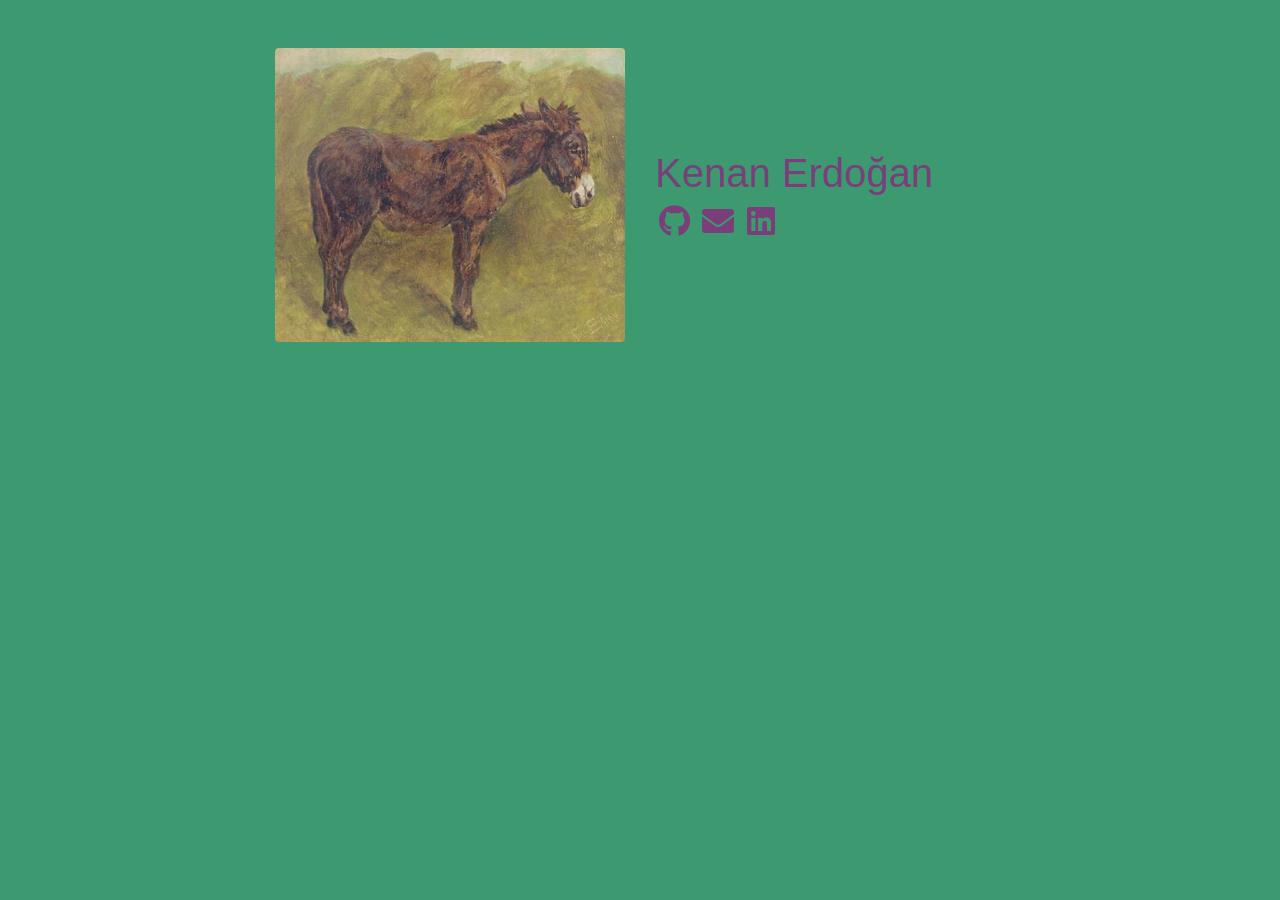
<file: index.html>
<!DOCTYPE html>
<html lang="en">
<head>
    <meta charset="UTF-8"/>
    <meta name="viewport" content="width=device-width, initial-scale=1">
    <meta name="robots" content="index, nofollow">
    <title>Kenan Erdoğan</title>
    <meta property="og:title" content="Kenan Erdoğan">
    <meta property="og:url" content="https://www.bitnik.xyz">
    <meta name="twitter:card" content="summary">
    <link rel="icon" href="favicon.ico" type="image/x-icon"/>
    <link rel="stylesheet" href="https://stackpath.bootstrapcdn.com/bootstrap/4.1.3/css/bootstrap.min.css">
    <!--link rel="stylesheet" href="https://maxcdn.bootstrapcdn.com/font-awesome/4.7.0/css/font-awesome.min.css"-->
    <link rel="stylesheet" href="https://use.fontawesome.com/releases/v5.10.0/css/all.css">
    <link rel="stylesheet" href="styles.css">
</head>
<body class="bg-color-green">
    <div class="container mt-5">
        <div class="row justify-content-center align-items-center">
            <div class="offset-xl-2 col-xl-4 offset-lg-2 col-lg-4 col-md-12 col-sm-12 col-12 mb-4">
                <img class="rounded float-left img-fluid donkey" src="john-emms-a-donkey.jpg" alt="a donkey by john emms" title="A donkey by John Emms">
            </div>
            <div class="col-xl-6 col-lg-6 col-md-12 col-sm- col-12 mb-4">
                <h1 class="color-purple">Kenan Erdoğan</h1>
                <span class="mb-1 mx-1"><a class="link-purple" href="https://github.com/bitnik"><i class="fab fa-github fa-2x"></i></a></span>
                <span class="mb-1 mx-1"><a class="link-purple" href="mailto:kenanerdogan@gmail.com"><i class="fas fa-envelope fa-2x"></i></a></span>
                <span class="mb-1 mx-1"><a class="link-purple" href="https://www.linkedin.com/in/kenanerdogan"><i class="fab fa-linkedin fa-2x"></i></a></span>
            </div>
        </div>
    </div>
</body>
</html>
</file>
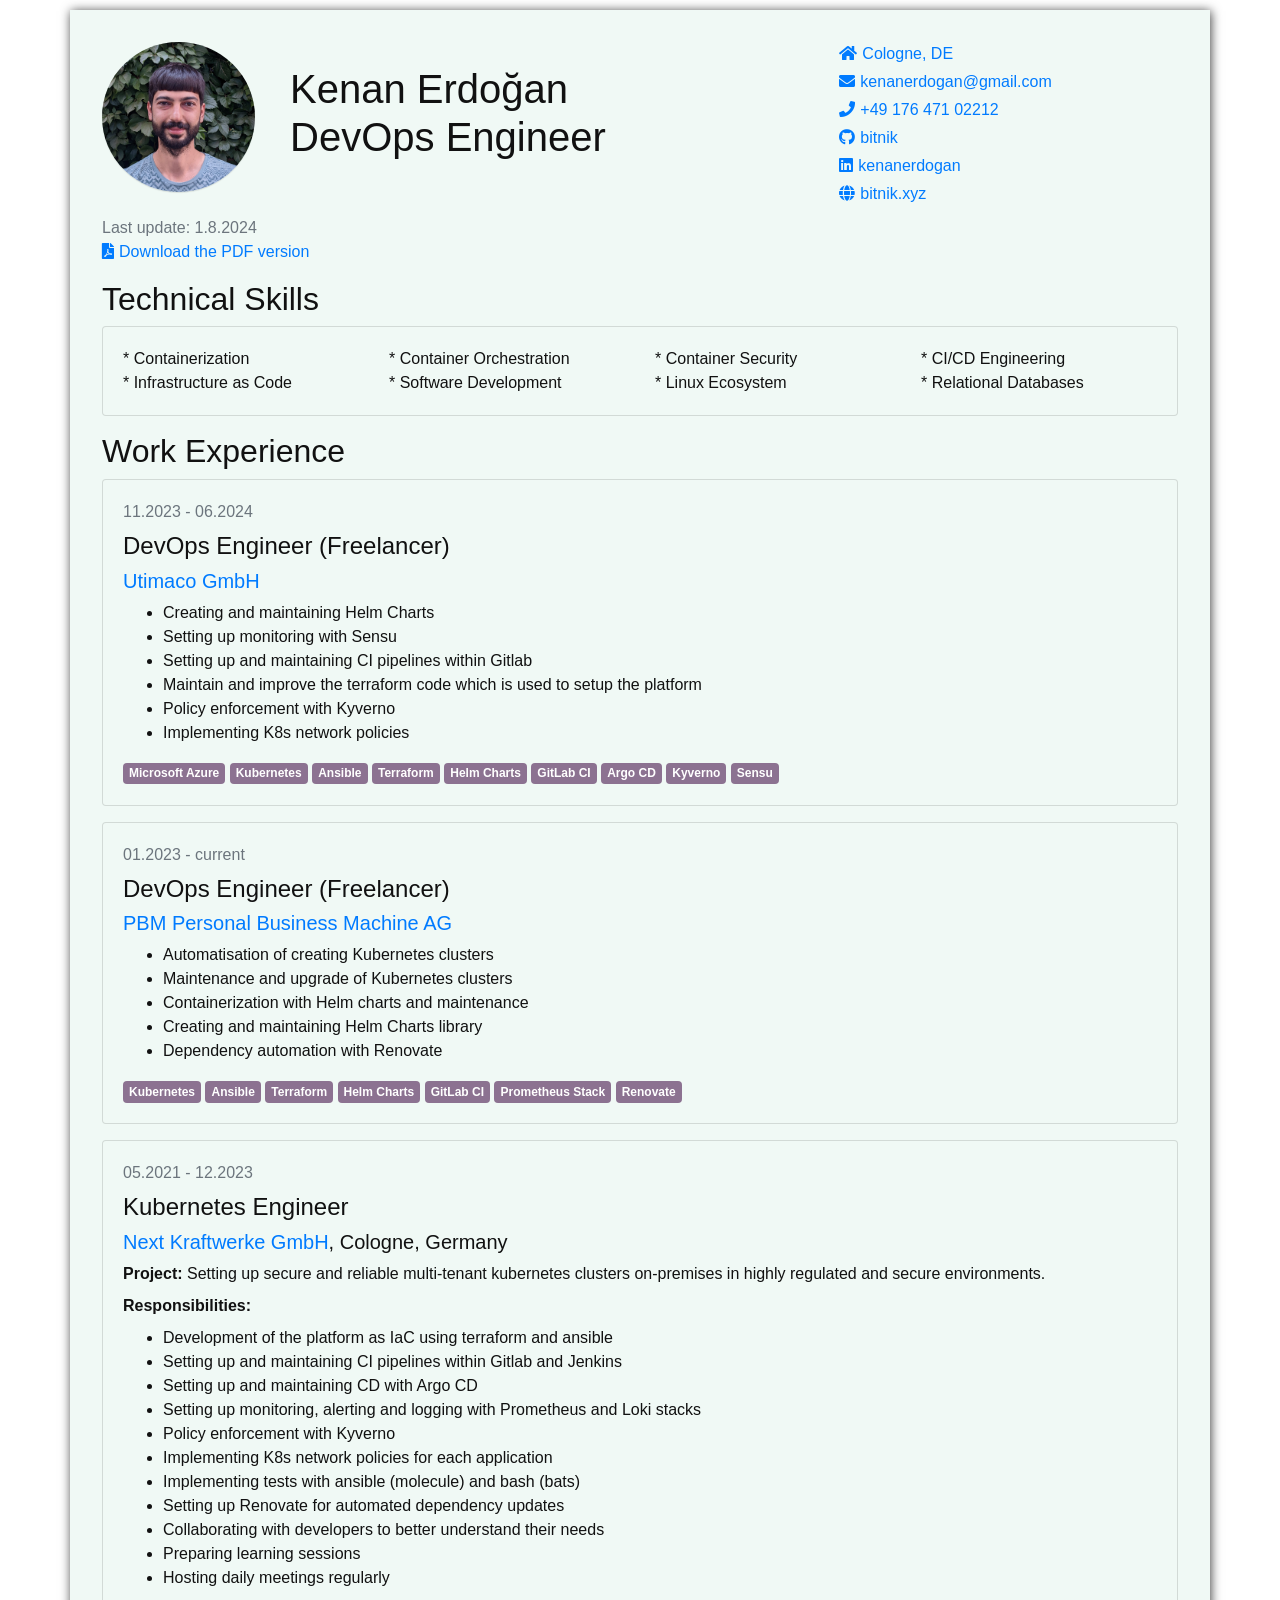
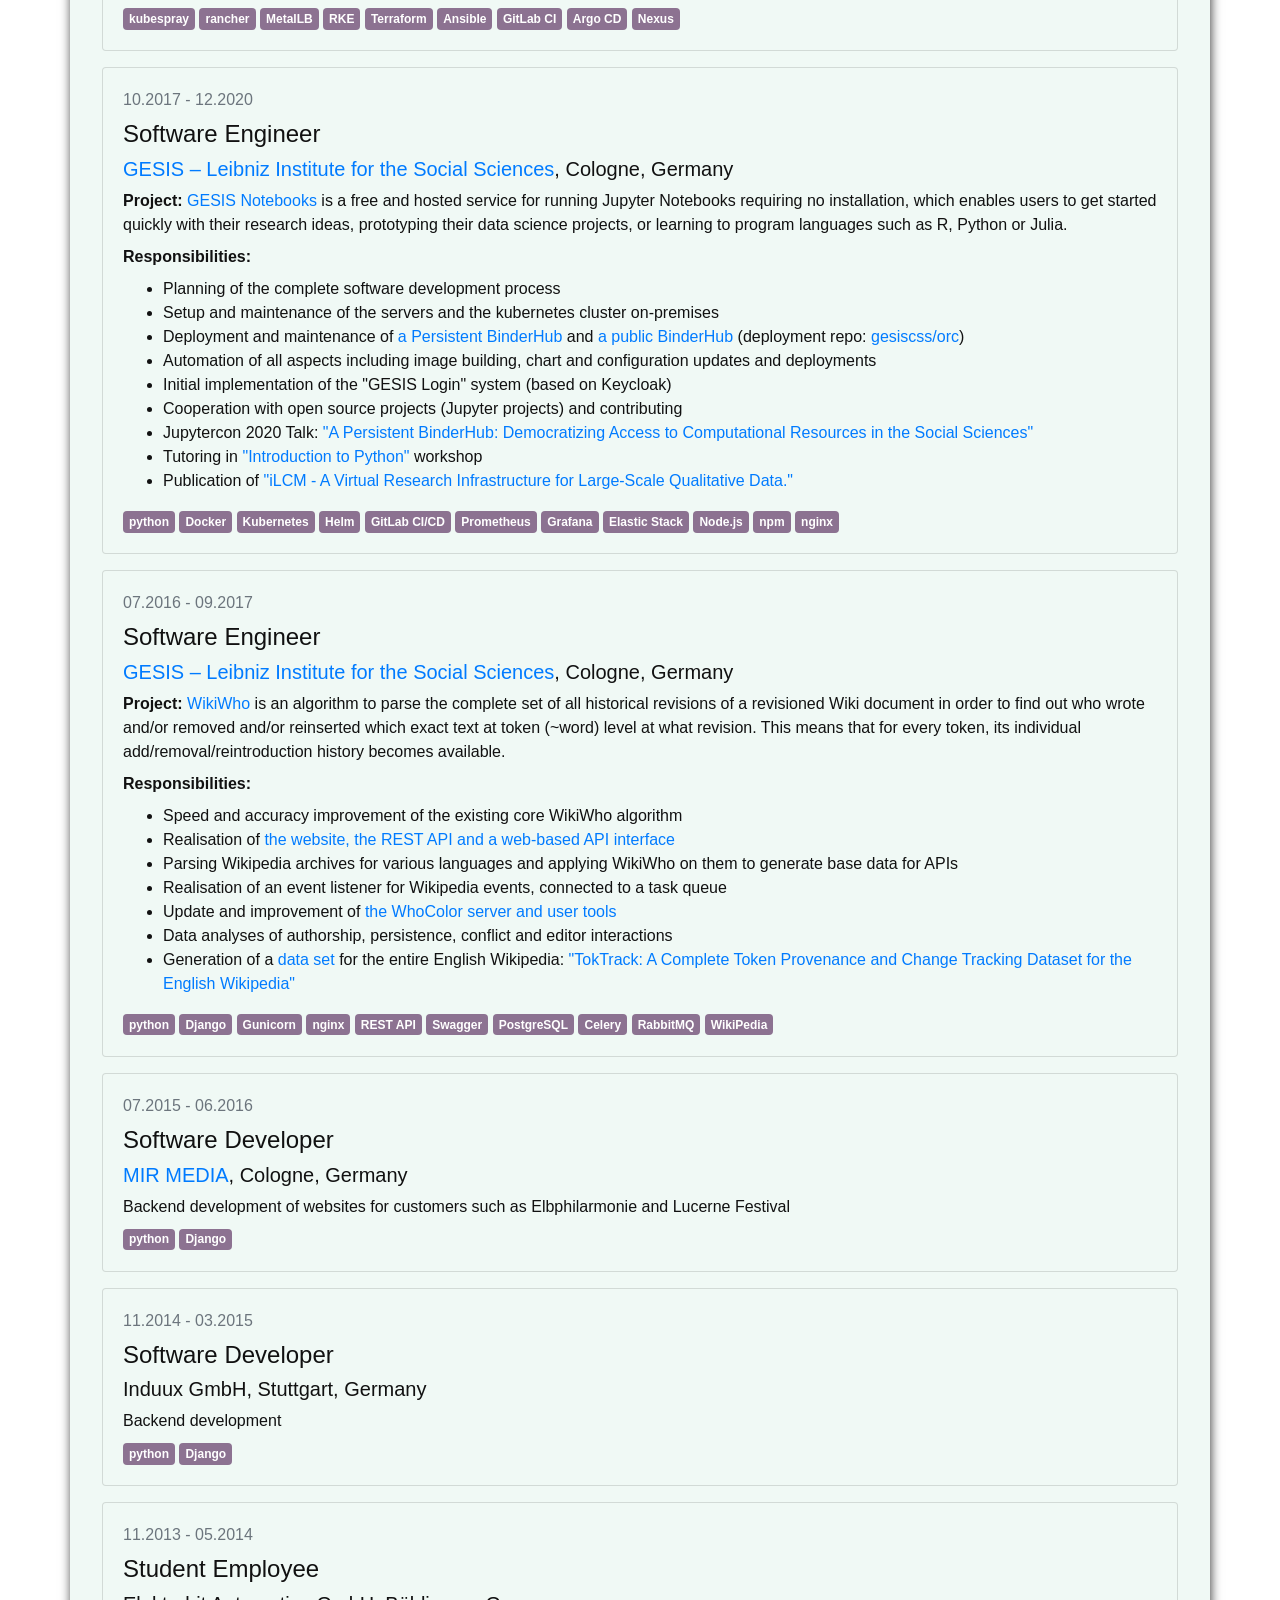
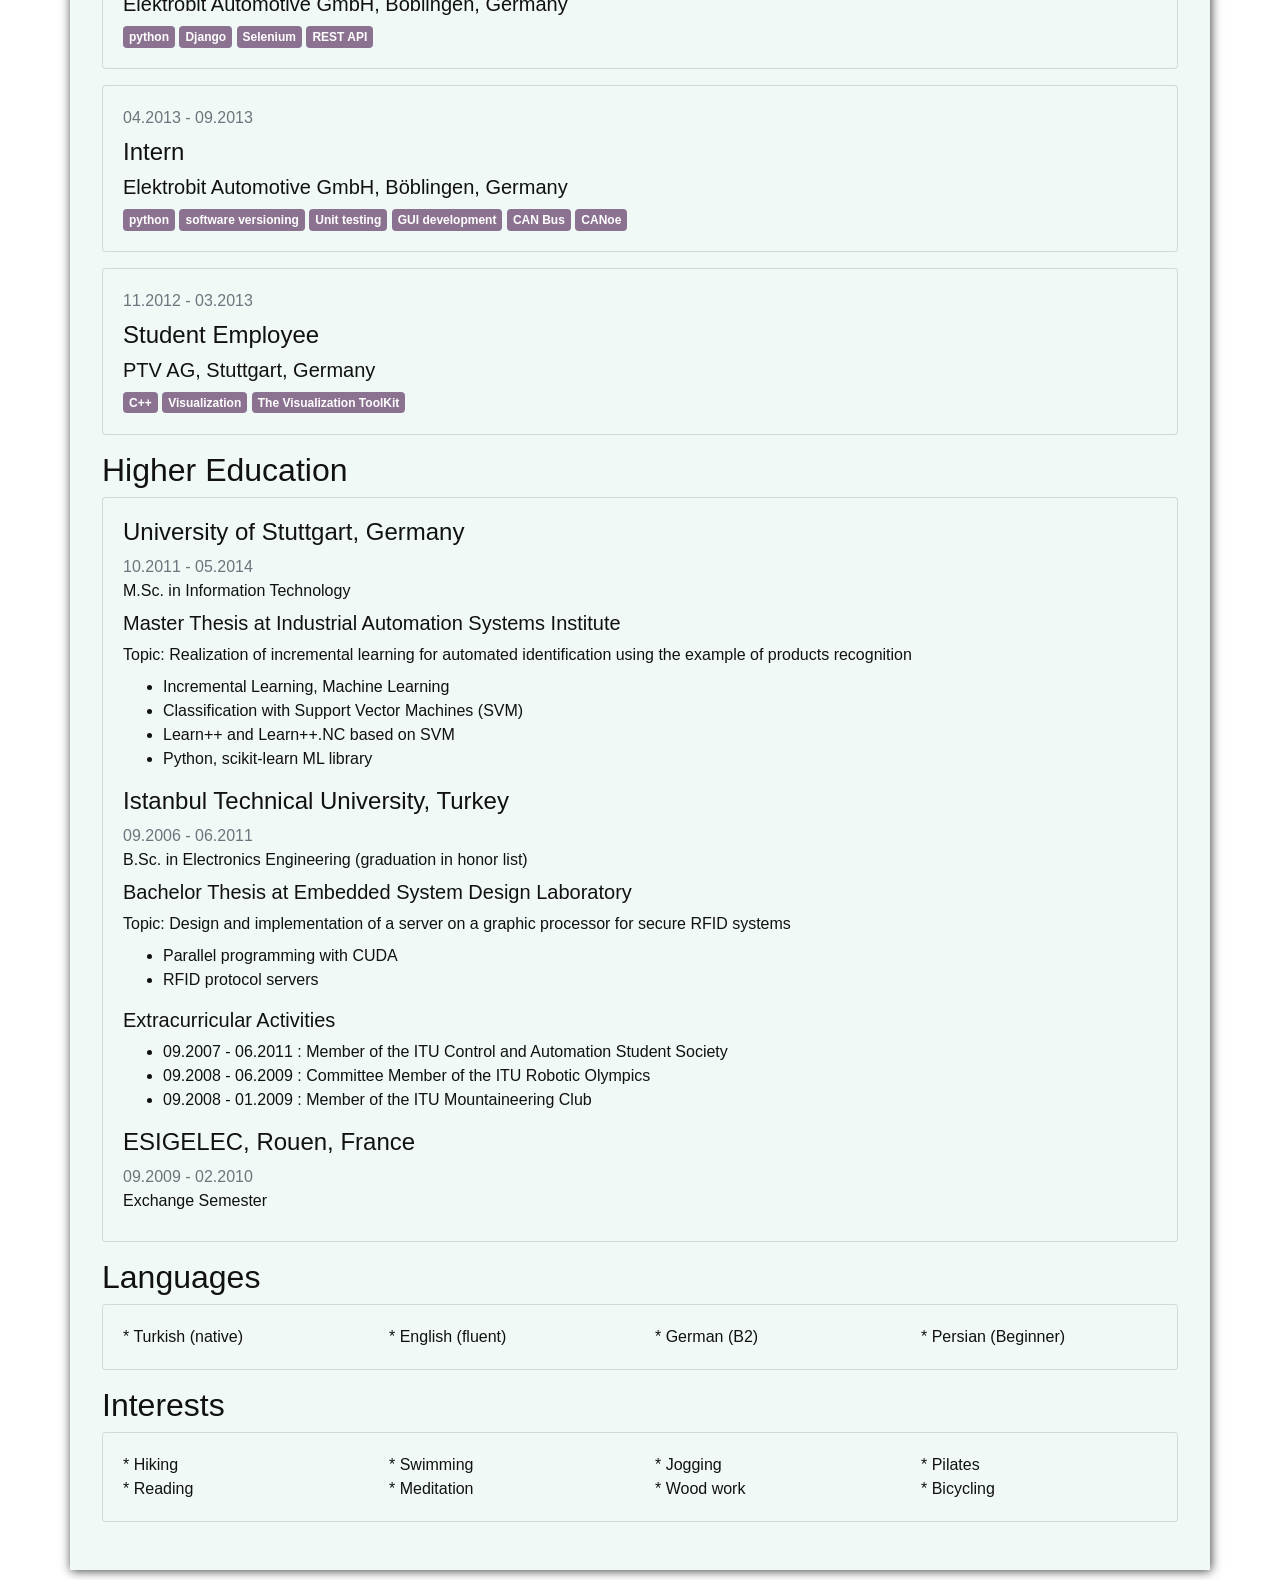
<file: cv.html>
<!doctype html>
<html lang="en">
<head>
    <meta charset="UTF-8"/>
    <meta name="viewport" content="width=device-width, initial-scale=1">
    <meta name="robots" content="noindex, nofollow">
    <title>Kenan Erdoğan</title>
    <meta property="og:title" content="Kenan Erdoğan">
    <meta property="og:description" content="DevOps Engineer">
    <meta property="og:url" content="https://www.bitnik.xyz/cv.html">
    <meta name="twitter:card" content="summary">
    <link rel="icon" href="favicon.ico" type="image/x-icon"/>
    <link rel="stylesheet" href="https://stackpath.bootstrapcdn.com/bootstrap/4.1.3/css/bootstrap.min.css">
    <!--link rel="stylesheet" href="https://maxcdn.bootstrapcdn.com/font-awesome/4.7.0/css/font-awesome.min.css"-->
    <link rel="stylesheet" href="https://use.fontawesome.com/releases/v5.10.0/css/all.css">
    <link rel="stylesheet" href="styles.css">
</head>
<body>
<div class="container page bg-color-soft-green">
    <div class="row">
        <div class="col-md-8 col-print-8 pr-0">
            <div class="row align-items-center">
                    <div class="col-print-3 col-lg-3 col-md-4 pr-0"><img class="photo img-fluid" src="KenanErdogan.jpg"></div>
                    <div class="col-print-9 col-lg-9 col-md-8"><h1>Kenan Erdoğan<br/>DevOps Engineer</h1></div>
            </div>
            <br>
            <p class="cv-info">
                <time datetime="" class="text-muted">Last update: 1.8.2024</time>
                <br>
                <span class="screen"><a class="link-soft-purple" href="kenan-erdogan-devops-engineer.pdf"><i class="fas fa-file-pdf fa-custom" aria-hidden="true"></i>Download the PDF version</a></span>
                <span class="print">The online version is available at <a href="https://bitnik.xyz/cv.html" class="text-nowrap">https://bitnik.xyz/cv.html</a></span>
            </p>
        </div>
        <div class="col-md-4 col-print-4 pr-0">
            <dl class="row">
                <!--dt class="col-print-3 col-md-3 col-sm-2">Residence</dt-->
                <dd class="col-print-12 col-md-12 mb-1"><a class="link-soft-purple" href="https://goo.gl/maps/eUu9rBUPwRS9A9Wb6"><i class="fas fa-home fa-custom"></i>Cologne, DE</a></dd>
                <!--dt class="col-print-3 col-md-3 col-sm-2">Email</dt-->
                <dd class="col-print-12 col-md-12 mb-1"><a class="link-soft-purple" href="mailto:kenanerdogan@gmail.com"><i class="fas fa-envelope fa-custom"></i>kenanerdogan@gmail.com</a></dd>
                <!--dt class="col-print-3 col-md-3 col-sm-2">Phone</dt-->
                <dd class="col-print-12 col-md-12 mb-1"><a class="link-soft-purple"  href="tel:+4917647102212"><i class="fas fa-phone fa-custom"></i>+49 176 471 02212</a></dd>
                <!--dt class="col-print-3 col-md-3 col-sm-2">GitHub</dt-->
                <dd class="col-print-12 col-md-12 mb-1"><a class="link-soft-purple" href="https://github.com/bitnik"><i class="fab fa-github fa-custom"></i>bitnik</a></dd>
                <!--dt class="col-print-3 col-md-3 col-sm-2">LinkedIn</dt-->
                <dd class="col-print-12 col-md-12 mb-1"><a class="link-soft-purple" href="https://www.linkedin.com/in/kenanerdogan"><i class="fab fa-linkedin fa-custom"></i>kenanerdogan</a></dd>
                <!--dt class="col-print-3 col-md-3 col-sm-2">Homepage</dt-->
                <dd class="col-print-12 col-md-12 mb-1"><a class="link-soft-purple" href="https://www.bitnik.xyz">
                  <span class="print"><i class="fas fa-globe fa-custom"></i>https://bitnik.xyz</span>
                  <span class="screen"><i class="fas fa-globe fa-custom"></i>bitnik.xyz</span>
                </a></dd>
            </dl>
        </div>
    </div>

    <h2>Technical Skills</h2>
    <div class="card">
        <div class="card-body">
            <div class="row">
                <div class="col-print-3 col-md-3 col-sm-6 col-12">
                    * Containerization
                </div>
                <div class="col-print-3 col-md-3 col-sm-6 col-12">
                    * Container Orchestration
                </div>
                <div class="col-print-3 col-md-3 col-sm-6 col-12">
                    * Container Security
                </div>
                <div class="col-print-3 col-md-3 col-sm-6 col-12">
                    * CI/CD Engineering
                </div>
                <div class="col-print-3 col-md-3 col-sm-6 col-12">
                    * Infrastructure as Code
                </div>
                <div class="col-print-3 col-md-3 col-sm-6 col-12">
                    * Software Development
                </div>
                <div class="col-print-3 col-md-3 col-sm-6 col-12">
                    * Linux Ecosystem
                </div>
                <div class="col-print-3 col-md-3 col-sm-6 col-12">
                    * Relational Databases
                </div>
            </div>
        </div>
    </div>

    <h2>Work Experience</h2>
    <div class="card">
        <div class="card-body">
            <p class="text-muted">11.2023 - 06.2024</p>
            <h4>DevOps Engineer (Freelancer)</h4>
            <h5><a href="https://utimaco.com/de">Utimaco GmbH</a></h4>
            <ul><li>Creating and maintaining Helm Charts</li><li>Setting up monitoring with Sensu</li><li>Setting up and maintaining CI pipelines within Gitlab</li><li>Maintain and improve the terraform code which is used to setup the platform</li><li>Policy enforcement with Kyverno</li><li>Implementing K8s network policies</li></ul>
            <div>
                <span class="badge">Microsoft Azure</span>
                <span class="badge">Kubernetes</span>
                <span class="badge">Ansible</span>
                <span class="badge">Terraform</span>
                <span class="badge">Helm Charts</span>
                <span class="badge">GitLab CI</span>
                <span class="badge">Argo CD</span>
                <span class="badge">Kyverno</span>
                <span class="badge">Sensu</span>
            </div>
        </div>
    </div>
    <div class="card">
        <div class="card-body">
            <p class="text-muted">01.2023 - current</p>
            <h4>DevOps Engineer (Freelancer)</h4>
            <h5><a href="https://personal-business-machine.com/">PBM Personal Business Machine AG</a></h4>
            <ul><li>Automatisation of creating Kubernetes clusters</li><li>Maintenance and upgrade of Kubernetes clusters</li><li>Containerization with Helm charts and maintenance</li><li>Creating and maintaining Helm Charts library</li><li>Dependency automation with Renovate</li></ul>
            <div>
                <span class="badge">Kubernetes</span>
                <span class="badge">Ansible</span>
                <span class="badge">Terraform</span>
                <span class="badge">Helm Charts</span>
                <span class="badge">GitLab CI</span>
                <span class="badge">Prometheus Stack</span>
                <span class="badge">Renovate</span>
            </div>
        </div>
    </div>
    <div class="card">
        <div class="card-body">
            <p class="text-muted">05.2021 - 12.2023</p>
            <h4>Kubernetes Engineer</h4>
            <h5><a href="https://www.next-kraftwerke.de/">Next Kraftwerke GmbH</a>, Cologne, Germany</h4>
            <p><strong>Project:</strong> Setting up secure and reliable multi-tenant kubernetes clusters on-premises in highly regulated and secure environments.</p>

<p><strong>Responsibilities:</strong></p>

<ul><li>Development of the platform as IaC using terraform and ansible</li><li>Setting up and maintaining CI pipelines within Gitlab and Jenkins</li><li>Setting up and maintaining CD with Argo CD</li><li>Setting up monitoring, alerting and logging with Prometheus and Loki stacks</li><li>Policy enforcement with Kyverno</li><li>Implementing K8s network policies for each application</li><li>Implementing tests with ansible (molecule) and bash (bats)</li><li>Setting up Renovate for automated dependency updates</li><li>Collaborating with developers to better understand their needs</li><li>Preparing learning sessions</li><li>Hosting daily meetings regularly</li></ul>
            <div>
                <span class="badge">kubespray</span>
                <span class="badge">rancher</span>
                <span class="badge">MetalLB</span>
                <span class="badge">RKE</span>
                <span class="badge">Terraform</span>
                <span class="badge">Ansible</span>
                <span class="badge">GitLab CI</span>
                <span class="badge">Argo CD</span>
                <span class="badge">Nexus</span>
            </div>
        </div>
    </div>
    <div class="card">
        <div class="card-body">
            <p class="text-muted">10.2017 - 12.2020</p>
            <h4>Software Engineer</h4>
            <h5><a href="https://www.gesis.org/en/home">GESIS – Leibniz Institute for the Social Sciences</a>, Cologne, Germany</h4>
            <p><strong>Project:</strong> <a href="https://notebooks.gesis.org/about/">GESIS Notebooks</a> is a free and hosted service for running Jupyter Notebooks requiring no installation,
which enables users to get started quickly with their research ideas, prototyping their data science projects,
or learning to program languages such as R, Python or Julia.</p>

<p><strong>Responsibilities:</strong></p>

<ul><li>Planning of the complete software development process</li><li>Setup and maintenance of the servers and the kubernetes cluster on-premises</li><li>Deployment and maintenance of <a href="https://github.com/gesiscss/persistent_binderhub">a Persistent BinderHub</a> and <a href="https://github.com/jupyterhub/binderhub">a public BinderHub</a>
(deployment repo: <a href="https://github.com/gesiscss/orc">gesiscss/orc</a>)</li><li>Automation of all aspects including image building, chart and configuration updates and deployments</li><li>Initial implementation of the &quot;GESIS Login&quot; system (based on Keycloak)</li><li>Cooperation with open source projects (Jupyter projects) and contributing</li><li>Jupytercon 2020 Talk: <a href="https://www.youtube.com/watch?v=dwidVhPtQT4">&quot;A Persistent BinderHub: Democratizing Access to Computational Resources in the Social Sciences&quot;</a></li><li>Tutoring in <a href="https://hf-graduiertenschule.uni-koeln.de/index.php?id=32102&amp;L=1">&quot;Introduction to Python&quot;</a> workshop</li><li>Publication of <a href="https://arxiv.org/abs/1805.11404">&quot;iLCM - A Virtual Research Infrastructure for Large-Scale Qualitative Data.&quot;</a></li></ul>
            <div>
                <span class="badge">python</span>
                <span class="badge">Docker</span>
                <span class="badge">Kubernetes</span>
                <span class="badge">Helm</span>
                <span class="badge">GitLab CI/CD</span>
                <span class="badge">Prometheus</span>
                <span class="badge">Grafana</span>
                <span class="badge">Elastic Stack</span>
                <span class="badge">Node.js</span>
                <span class="badge">npm</span>
                <span class="badge">nginx</span>
            </div>
        </div>
    </div>
    <div class="card">
        <div class="card-body">
            <p class="text-muted">07.2016 - 09.2017</p>
            <h4>Software Engineer</h4>
            <h5><a href="https://www.gesis.org/en/home">GESIS – Leibniz Institute for the Social Sciences</a>, Cologne, Germany</h4>
            <p><strong>Project:</strong> <a href="https://github.com/wikiwho/WikiWho">WikiWho</a> is an algorithm to parse
the complete set of all historical revisions of a revisioned Wiki document
in order to find out who wrote and/or removed and/or reinserted which exact text at token (~word) level at what revision.
This means that for every token, its individual add/removal/reintroduction history becomes available.</p>

<p><strong>Responsibilities:</strong></p>

<ul><li>Speed and accuracy improvement of the existing core WikiWho algorithm</li><li>Realisation of <a href="https://github.com/gesiscss/wikiwho_api_public">the website, the REST API and a web-based API interface</a></li><li>Parsing Wikipedia archives for various languages and applying WikiWho on them to generate base data for APIs</li><li>Realisation of an event listener for Wikipedia events, connected to a task queue</li><li>Update and improvement of <a href="https://github.com/wikiwho/WhoColor">the WhoColor server and user tools</a></li><li>Data analyses of authorship, persistence, conflict and editor interactions</li><li>Generation of a <a href="https://doi.org/10.5281/zenodo.834557">data set</a> for the entire English Wikipedia:
<a href="https://arxiv.org/abs/1703.08244">&quot;TokTrack: A Complete Token Provenance and Change Tracking Dataset for the English Wikipedia&quot;</a></li></ul>
            <div>
                <span class="badge">python</span>
                <span class="badge">Django</span>
                <span class="badge">Gunicorn</span>
                <span class="badge">nginx</span>
                <span class="badge">REST API</span>
                <span class="badge">Swagger</span>
                <span class="badge">PostgreSQL</span>
                <span class="badge">Celery</span>
                <span class="badge">RabbitMQ</span>
                <span class="badge">WikiPedia</span>
            </div>
        </div>
    </div>
    <div class="card">
        <div class="card-body">
            <p class="text-muted">07.2015 - 06.2016</p>
            <h4>Software Developer</h4>
            <h5><a href="https://www.mir.de/">MIR MEDIA</a>, Cologne, Germany</h4>
            <p>Backend development of websites for customers such as Elbphilarmonie and Lucerne Festival</p>
            <div>
                <span class="badge">python</span>
                <span class="badge">Django</span>
            </div>
        </div>
    </div>
    <div class="card">
        <div class="card-body">
            <p class="text-muted">11.2014 - 03.2015</p>
            <h4>Software Developer</h4>
            <h5>Induux GmbH, Stuttgart, Germany</h4>
            <p>Backend development</p>
            <div>
                <span class="badge">python</span>
                <span class="badge">Django</span>
            </div>
        </div>
    </div>
    <div class="card">
        <div class="card-body">
            <p class="text-muted">11.2013 - 05.2014</p>
            <h4>Student Employee</h4>
            <h5>Elektrobit Automotive GmbH, Böblingen, Germany</h4>
            <div>
                <span class="badge">python</span>
                <span class="badge">Django</span>
                <span class="badge">Selenium</span>
                <span class="badge">REST API</span>
            </div>
        </div>
    </div>
    <div class="card">
        <div class="card-body">
            <p class="text-muted">04.2013 - 09.2013</p>
            <h4>Intern</h4>
            <h5>Elektrobit Automotive GmbH, Böblingen, Germany</h4>
            <div>
                <span class="badge">python</span>
                <span class="badge">software versioning</span>
                <span class="badge">Unit testing</span>
                <span class="badge">GUI development</span>
                <span class="badge">CAN Bus</span>
                <span class="badge">CANoe</span>
            </div>
        </div>
    </div>
    <div class="card">
        <div class="card-body">
            <p class="text-muted">11.2012 - 03.2013</p>
            <h4>Student Employee</h4>
            <h5>PTV AG, Stuttgart, Germany</h4>
            <div>
                <span class="badge">C++</span>
                <span class="badge">Visualization</span>
                <span class="badge">The Visualization ToolKit</span>
            </div>
        </div>
    </div>


    <h2>Higher Education</h2>
    <div class="card">
        <div class="card-body">
            <h4>University of Stuttgart, Germany</h4>
            <p class="text-muted mb-0">10.2011 - 05.2014</p>
            <p>M.Sc. in Information Technology</p>

<h5>Master Thesis at Industrial Automation Systems Institute</h5>

<p>Topic: Realization of incremental learning for automated identification using the example of products recognition</p>

<ul><li>Incremental Learning, Machine Learning</li><li>Classification with Support Vector Machines (SVM)</li><li>Learn++ and Learn++.NC based on SVM</li><li>Python, scikit-learn ML library</li></ul>
            <h4>Istanbul Technical University, Turkey</h4>
            <p class="text-muted mb-0">09.2006 - 06.2011</p>
            <p>B.Sc. in Electronics Engineering (graduation in honor list)</p>

<h5>Bachelor Thesis at Embedded System Design Laboratory</h5>

<p>Topic: Design and implementation of a server on a graphic processor for secure RFID systems</p>

<ul><li>Parallel programming with CUDA</li><li>RFID protocol servers</li></ul>

<h5>Extracurricular Activities</h5>

<ul><li>09.2007 - 06.2011 : Member of the ITU Control and Automation Student Society</li><li>09.2008 - 06.2009 : Committee Member of the ITU Robotic Olympics</li><li>09.2008 - 01.2009 : Member of the ITU Mountaineering Club</li></ul>
            <h4>ESIGELEC, Rouen, France</h4>
            <p class="text-muted mb-0">09.2009 - 02.2010</p>
            <p>Exchange Semester</p>
        </div>
    </div>


    <h2>Languages</h2>
    <div class="card">
        <div class="card-body">
            <div class="row">
                <div class="col-print-3 col-md-3 col-sm-6 col-12">
                    * Turkish (native)
                </div>
                <div class="col-print-3 col-md-3 col-sm-6 col-12">
                    * English (fluent)
                </div>
                <div class="col-print-3 col-md-3 col-sm-6 col-12">
                    * German (B2)
                </div>
                <div class="col-print-3 col-md-3 col-sm-6 col-12">
                    * Persian (Beginner)
                </div>
            </div>
        </div>
    </div>

    <h2>Interests</h2>
    <div class="card">
        <div class="card-body">
            <div class="row">
                <div class="col-print-3 col-md-3 col-sm-6 col-12">
                    * Hiking
                </div>
                <div class="col-print-3 col-md-3 col-sm-6 col-12">
                    * Swimming
                </div>
                <div class="col-print-3 col-md-3 col-sm-6 col-12">
                    * Jogging
                </div>
                <div class="col-print-3 col-md-3 col-sm-6 col-12">
                    * Pilates
                </div>
                <div class="col-print-3 col-md-3 col-sm-6 col-12">
                    * Reading
                </div>
                <div class="col-print-3 col-md-3 col-sm-6 col-12">
                    * Meditation
                </div>
                <div class="col-print-3 col-md-3 col-sm-6 col-12">
                    * Wood work
                </div>
                <div class="col-print-3 col-md-3 col-sm-6 col-12">
                    * Bicycling
                </div>
            </div>
        </div>
    </div>

    <div class="row screen"></div>
</div>
</body>
</html>
</file>
<file: styles.css>
/* https://www.tutorialspoint.com/css/css_printing.htm */
@media screen, print {
  .photo {
    max-height: 150px;
    border: 0 solid #fff;
    border-radius: 100%;
    box-shadow: 0 1px 1px rgba(0, 0, 0, 0.1);
  }

  .badge {
    /* font-weight: normal; */
    /* letter-spacing: 0.05rem; */
    vertical-align: middle;
    padding: 0.4em 0.5em;
  }

  a .fa-custom,
  span .fa-custom {
    text-decoration: none !important;
    margin-right: 5px;
  }

  .card-body p {
    margin-bottom: 0.5rem;
  }
  .card {
    border: none;
  }
}

@media print {
  .screen {
    display: none;
  }

  body {
    font-size: 19px;
  }

  .card {
    margin-bottom: 0;
  }
  .card-body {
    padding: 0;
    margin-bottom: 1.5rem;
  }

  .badge {
    border: 0.07rem solid #808080;
    color: #808080;
    margin-bottom: 0.25em;
    /* background-color: #f0f0f0; */
  }

  a:link {
    text-decoration: none;
  }

  a:visited {
    text-decoration: none;
  }

  a:hover {
    text-decoration: none;
  }

  a:active {
    text-decoration: none;
  }
}

@media not print {
  body {
    color: #111111;
  }
  .print {
    display: none;
  }

  .cv-info {
    margin-bottom: 0.5rem;
  }

  .bg-color-soft-green {
    /* https://www.colorhexa.com/99b090 */
    /* background-color: #99b090; */
    /* background-color: #e2f3eb; */
    background-color: #f0f9f5;
  }
  .bg-color-green {
    /* olive: https://clrs.cc/ */
    background-color: #3d9970;
  }
  .color-purple,
  a.link-purple:link,
  a.link-purple:visited,
  a.link-purple:active {
    /* color: #993d66 !important; */
    color: #7a3e7a !important;
  }
  a.link-purple:hover {
    /* color: #622742 !important; */
    color: #472447 !important;
  }
  /*.color-soft-purple, a.link-soft-purple:link, a.link-soft-purple:visited, a.link-soft-purple:active,
    .card-body a:link, .card-body a:visited, .card-body a:active {
        color: #845cd6 !important;
    }
    a.link-soft-purple:hover, .card-body a:hover  {
        color: #6533cb !important;
        text-decoration: none;
    }*/
  .badge {
    color: #ffffff;
    background-color: #8c7291;
  }
  .badges {
    margin-bottom: 10px;
  }
  .card {
    /*background-color: #c2d0bd;*/
    background-color: #f0f9f5;
    margin-bottom: 1rem;
    border: 1px solid rgba(1, 1, 1, 0.125);
  }

  @media (max-width: 991px) {
    .donkey {
      max-height: 400px;
    }
  }

  @media (min-width: 576px) {
    .page {
      margin-top: 10px;
      margin-bottom: 10px;
      box-shadow: 1px 1px 10px 0 rgba(0, 0, 0, 0.75);
      position: relative;
      padding: 32px;
    }
  }

  h1,
  h2,
  h3,
  h4 {
    font-weight: 300;
  }
  h2 {
    margin-top: 0.5rem;
    margin-bottom: 0.5rem;
  }

  /*dt {
        font-weight: normal;
    }*/
}

@media print {
  .col-print-1 {
    flex: 0 0 8.333333%;
    max-width: 8.333333%;
  }

  .col-print-2 {
    flex: 0 0 16.666667%;
    max-width: 16.666667%;
  }

  .col-print-3 {
    flex: 0 0 25%;
    max-width: 25%;
  }

  .col-print-4 {
    flex: 0 0 33.333333%;
    max-width: 33.333333%;
  }

  .col-print-5 {
    flex: 0 0 41.666667%;
    max-width: 41.666667%;
  }

  .col-print-6 {
    flex: 0 0 50%;
    max-width: 50%;
  }

  .col-print-7 {
    flex: 0 0 58.333333%;
    max-width: 58.333333%;
  }

  .col-print-8 {
    flex: 0 0 66.666667%;
    max-width: 66.666667%;
  }

  .col-print-9 {
    flex: 0 0 75%;
    max-width: 75%;
  }

  .col-print-10 {
    flex: 0 0 83.333333%;
    max-width: 83.333333%;
  }

  .col-print-11 {
    flex: 0 0 91.666667%;
    max-width: 91.666667%;
  }

  .col-print-12 {
    flex: 0 0 100%;
    max-width: 100%;
  }
}
</file>
